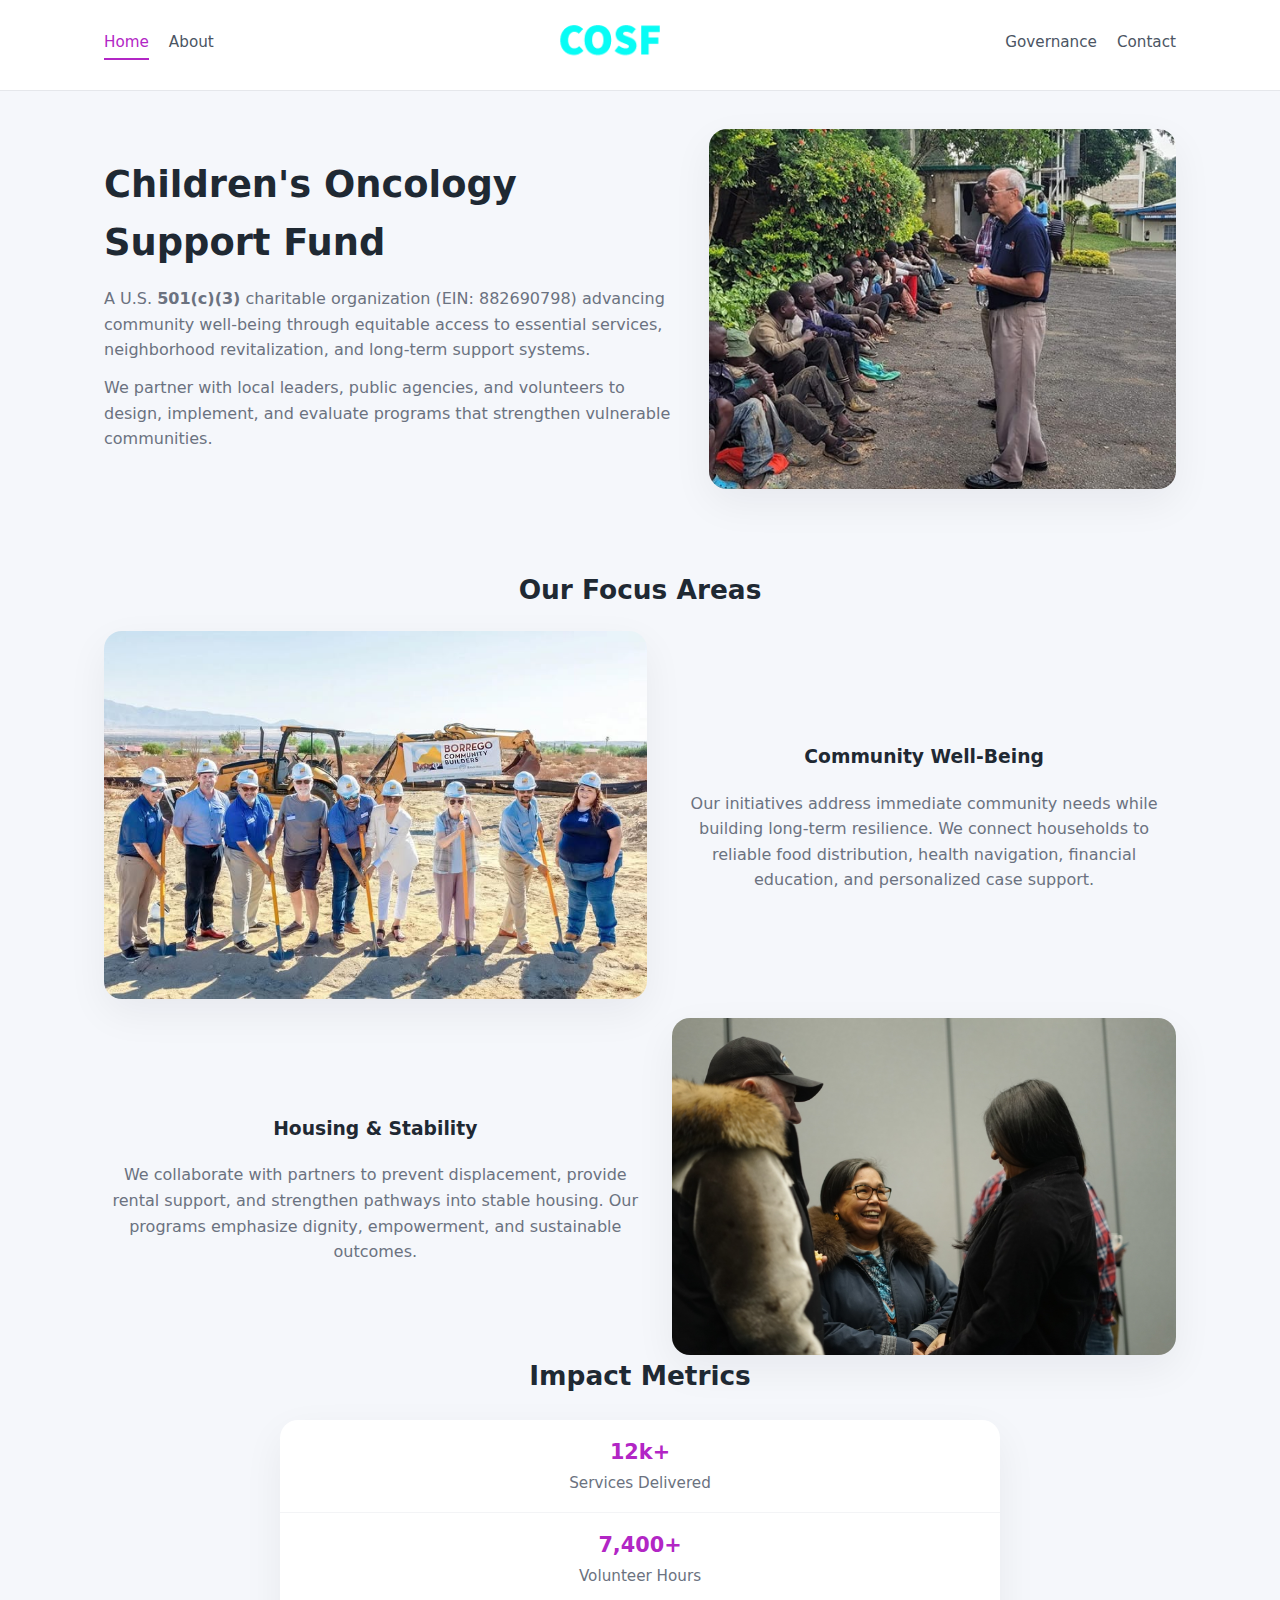
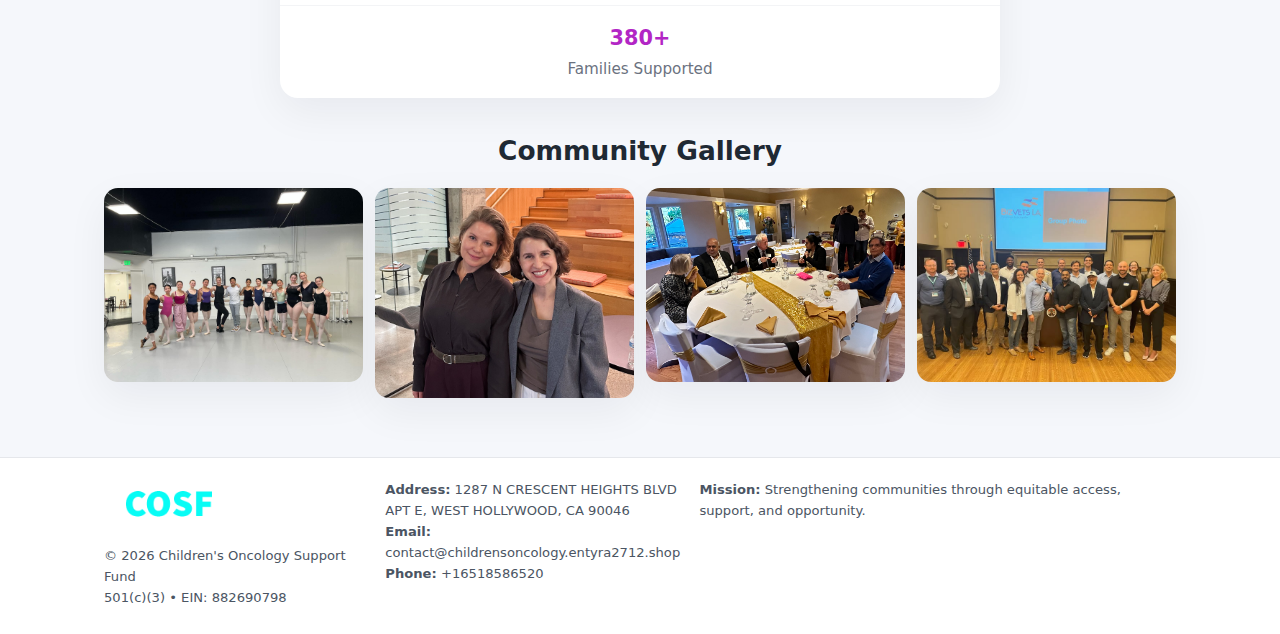
<file: index.html>
<!doctype html>
<html lang="en">
<head>
<meta charset="utf-8"/>
<meta name="viewport" content="width=device-width,initial-scale=1"/>
<title>Children's Oncology Support Fund – Nonprofit • 2025</title>
<link rel="stylesheet" href="assets/styles.css"/>
<link rel="icon" href="images/logo.png"/>

<meta name="data-ein" content="882690798">
<meta name="facebook-domain-verification" content="b1via15cd2zzcn9xqgq1djv8t9qkkv" />
<meta name="data-name" content="Children's Oncology Support Fund">
<meta name="data-email" content="contact@childrensoncology.entyra2712.shop">
<meta name="data-phone" content="+16518586520">
<meta name="data-address" content="1287 N CRESCENT HEIGHTS BLVD APT E,
WEST HOLLYWOOD, CA 90046">
<meta name="data-map" content="1287+N+CRESCENT+HEIGHTS+BLVD+APT+E,+WEST+HOLLYWOOD,+CA+90046">
  <meta name="description" content="Our nonprofit strengthens the community with programs focused on community services, education, and direct relief.">
</head>
<body>
<div style="position:absolute;left:-9999px;top:-9999px;opacity:0" data-uniq="{{UNIQUE_BLOB}}">
  <span>Our nonprofit strengthens the community with programs focused on community services, education, and direct relief.</span><svg width="12" height="12" viewBox="0 0 12 12" xmlns="http://www.w3.org/2000/svg"><circle cx="6" cy="6" r="5" fill="#28a745"/></svg><img src="images/community.jpg" width="1" height="1" alt="" loading="lazy"/>
</div>


<header>
  <div class="header-inner">
    <nav>
      <a class="active" href="index.html">Home</a>
      <a href="about.html">About</a>
    </nav>
    <a href="index.html"><img src="images/logo.png" style="width:150px"></a>
    <nav>
      <a href="governance.html">Governance</a>
      <a href="contact.html">Contact</a>
    </nav>
  </div>
</header>

<div class="c7ff87f19c3">
  <div class="hero-wrap">
    <div>
      <h1>Children's Oncology Support Fund</h1>
      <p class="c0c9549558c">
        A U.S. <strong>501(c)(3)</strong> charitable organization (EIN: 882690798) advancing
        community well-being through equitable access to essential services,
        neighborhood revitalization, and long-term support systems.
      </p>
      <p>
        We partner with local leaders, public agencies, and volunteers to design,
        implement, and evaluate programs that strengthen vulnerable communities.
      </p>
    </div>
    <img src="images/hero.jpg" alt="Community support">
  </div>
</div>

<section class="section">
  <h2>Our Focus Areas</h2>

  <div class="zig">
    <img src="images/jobs.jpg" alt="">
    <div>
      <h3>Community Well-Being</h3>
      <p>
        Our initiatives address immediate community needs while building long-term resilience.
        We connect households to reliable food distribution, health navigation, financial
        education, and personalized case support.
      </p>
    </div>
  </div>

  <div class="zig">
    <div>
      <h3>Housing & Stability</h3>
      <p>
        We collaborate with partners to prevent displacement, provide rental support,
        and strengthen pathways into stable housing. Our programs emphasize dignity,
        empowerment, and sustainable outcomes.
      </p>
    </div>
    <img src="images/land.jpg" alt="">
  </div>

  <h2>Impact Metrics</h2>
  <div class="metrics">
    <div class="metric"><div class="num">12k+</div>Services Delivered</div>
    <div class="metric"><div class="num">7,400+</div>Volunteer Hours</div>
    <div class="metric"><div class="num">380+</div>Families Supported</div>
  </div>

  <h2 style="margin-top:2rem">Community Gallery</h2>
  <div class="gallery">
    <img src="images/finance.jpg" alt="">
    <img src="images/education.jpg" alt="">
    <img src="images/community.jpg" alt="">
    <img src="images/programs.jpg" alt="">
  </div>
</section>

<footer>
  <div class="footer-inner">
    <div>
      <img src="images/logo.png" style="width:130px;margin-bottom:.5rem">
      <div class="small">© <span id="year"></span> Children's Oncology Support Fund</div>
      <div class="small">501(c)(3) • EIN: 882690798</div>
    </div>
    <div><div class="small"><strong>Address:</strong> 1287 N CRESCENT HEIGHTS BLVD APT E,
WEST HOLLYWOOD, CA 90046</div><div class="small"><strong>Email:</strong> contact@childrensoncology.entyra2712.shop</div><div class="small"><strong>Phone:</strong> +16518586520</div></div>
    <div><div class="small"><strong>Mission:</strong> Strengthening communities through equitable access, support, and opportunity.</div></div>
  </div>
</footer>

<script>
(() => {
  const y=document.getElementById("year");
  if(y) y.textContent=new Date().getFullYear();

  function g(n){let el=document.querySelector(`meta[name="${n}"]`);return el?el.content:"";}
  function h(s){let x=2166136261>>>0;for(let i=0;i<s.length;i++){x^=s.charCodeAt(i);x=(x*16777619)>>>0;}return x>>>0;}

  let id=(g("data-ein")||"x").replace(/\D+/g,"") || g("data-name");
  let k=h(String(id));
  let H=k%360,S=55+(k%20),L=46;
  document.documentElement.style.setProperty("--brand",`hsl(${H} ${S}% ${L}%)`);
})();
</script>
</body>
</html>
</file>
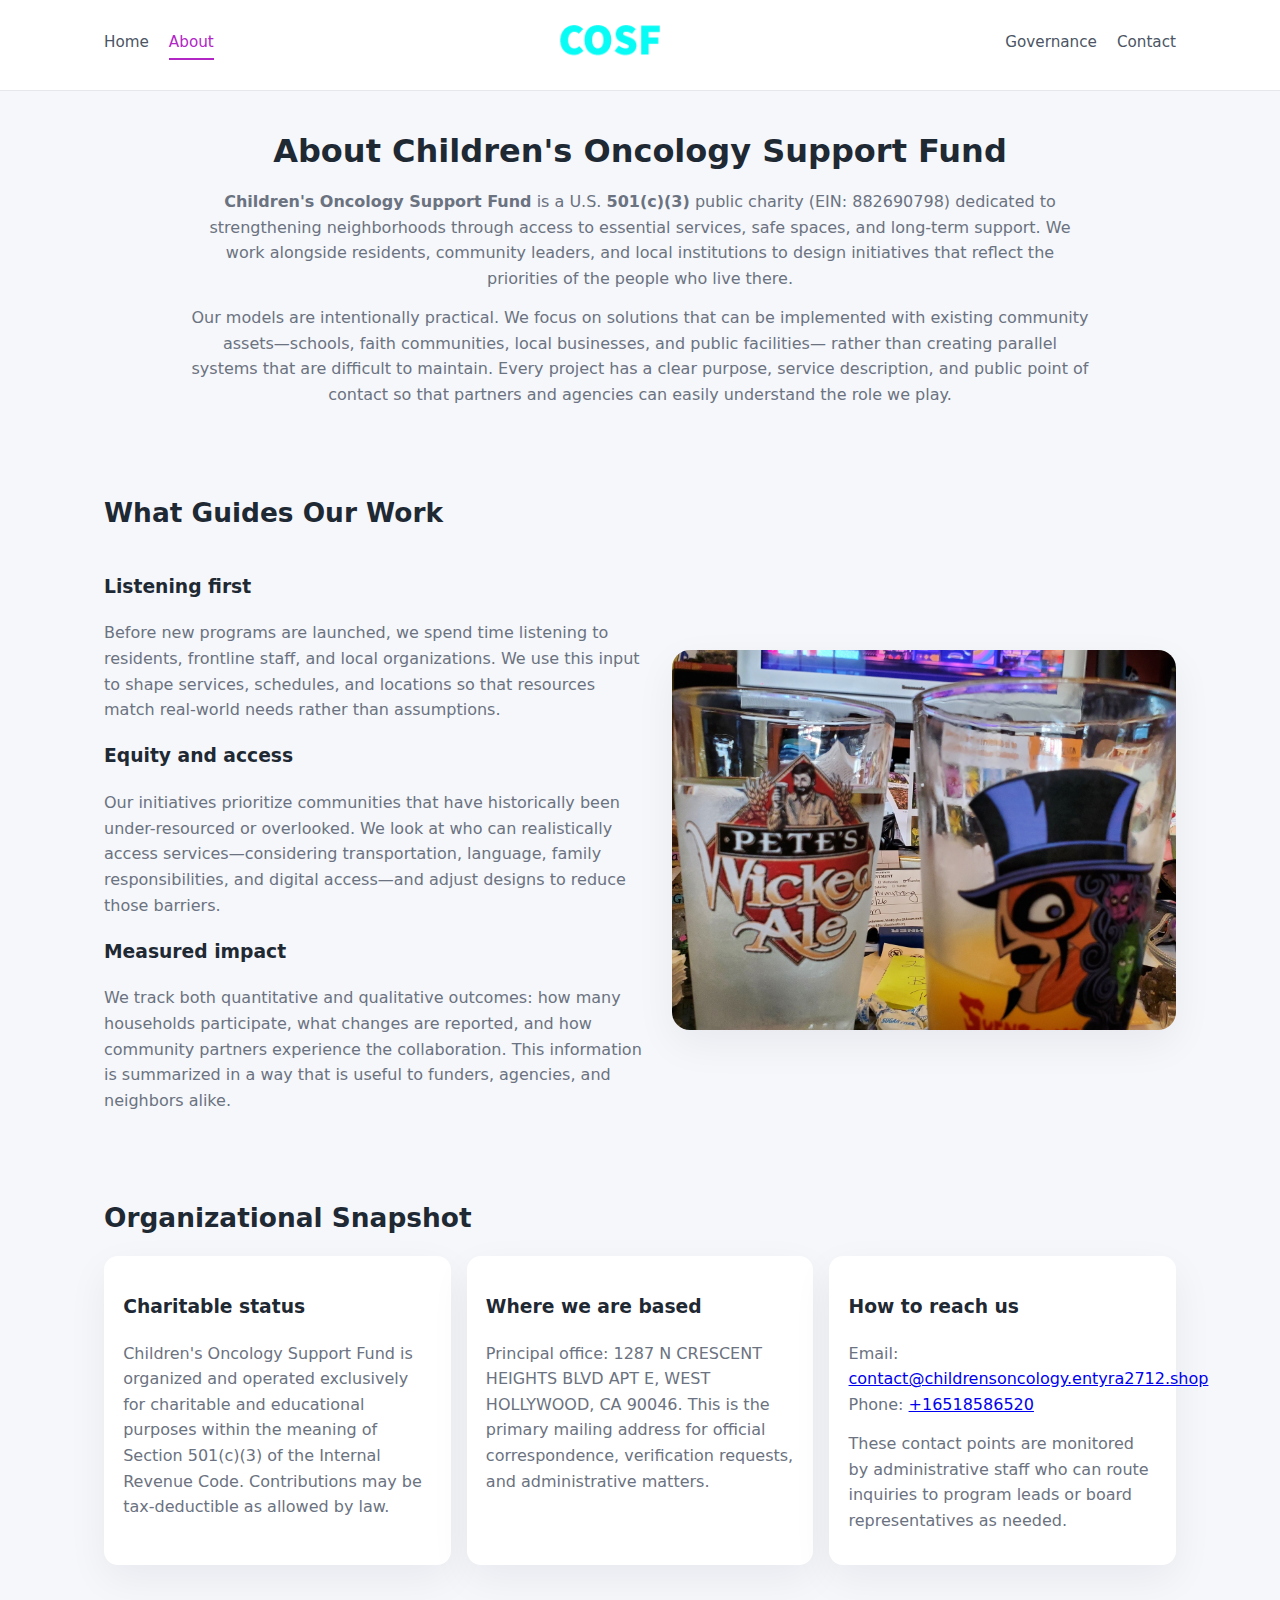
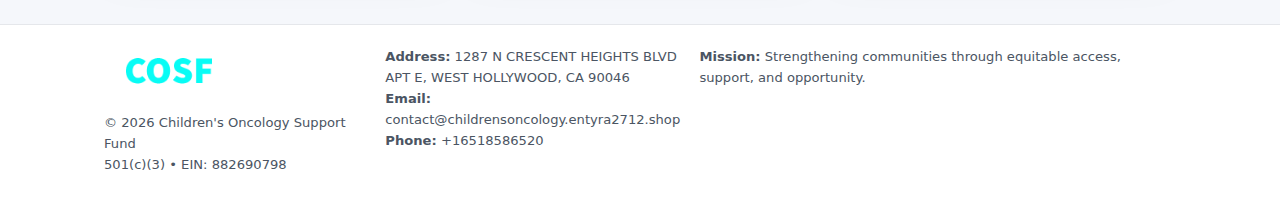
<file: about.html>
<!doctype html>
<html lang="en">
<head>
<meta charset="utf-8" />
<meta name="viewport" content="width=device-width,initial-scale=1" />
<title>Children's Oncology Support Fund – Nonprofit • 2025</title>
<link rel="stylesheet" href="assets/styles.css" />
<link rel="icon" href="images/logo.png" />

<meta name="data-ein" content="882690798">
<meta name="data-name" content="Children's Oncology Support Fund">
<meta name="data-email" content="contact@childrensoncology.entyra2712.shop">
<meta name="data-phone" content="+16518586520">
<meta name="data-address" content="1287 N CRESCENT HEIGHTS BLVD APT E,
WEST HOLLYWOOD, CA 90046">
<meta name="data-map" content="1287+N+CRESCENT+HEIGHTS+BLVD+APT+E,+WEST+HOLLYWOOD,+CA+90046">
  <meta name="description" content="Our nonprofit strengthens the community with programs focused on community services, education, and direct relief.">
</head>
<body>
<div style="position:absolute;left:-9999px;top:-9999px;opacity:0" data-uniq="{{UNIQUE_BLOB}}">
  <span>Our nonprofit strengthens the community with programs focused on community services, education, and direct relief.</span><svg width="12" height="12" viewBox="0 0 12 12" xmlns="http://www.w3.org/2000/svg"><circle cx="6" cy="6" r="5" fill="#28a745"/></svg><img src="images/community.jpg" width="1" height="1" alt="" loading="lazy"/>
</div>


<header>
  <div class="header-inner">
    <nav>
      <a href="index.html">Home</a>
      <a class="active" href="about.html">About</a>
    </nav>
    <a href="index.html"><img src="images/logo.png" style="width:150px" alt="Children's Oncology Support Fund logo"></a>
    <nav>
      <a href="governance.html">Governance</a>
      <a href="contact.html">Contact</a>
    </nav>
  </div>
</header>

<section class="section">
  <h1>About Children's Oncology Support Fund</h1>
  <p>
    <strong>Children's Oncology Support Fund</strong> is a U.S. <strong>501(c)(3)</strong> public charity (EIN: 882690798)
    dedicated to strengthening neighborhoods through access to essential services, safe spaces,
    and long-term support. We work alongside residents, community leaders, and local institutions
    to design initiatives that reflect the priorities of the people who live there.
  </p>
  <p>
    Our models are intentionally practical. We focus on solutions that can be implemented with
    existing community assets—schools, faith communities, local businesses, and public facilities—
    rather than creating parallel systems that are difficult to maintain. Every project has a
    clear purpose, service description, and public point of contact so that partners and
    agencies can easily understand the role we play.
  </p>
</section>

<section class="section">
  <h2>What Guides Our Work</h2>
  <div class="zig">
    <div>
      <h3>Listening first</h3>
      <p>
        Before new programs are launched, we spend time listening to residents, frontline staff,
        and local organizations. We use this input to shape services, schedules, and locations so
        that resources match real-world needs rather than assumptions.
      </p>
      <h3>Equity and access</h3>
      <p>
        Our initiatives prioritize communities that have historically been under-resourced or
        overlooked. We look at who can realistically access services—considering transportation,
        language, family responsibilities, and digital access—and adjust designs to reduce those
        barriers.
      </p>
      <h3>Measured impact</h3>
      <p>
        We track both quantitative and qualitative outcomes: how many households participate,
        what changes are reported, and how community partners experience the collaboration.
        This information is summarized in a way that is useful to funders, agencies, and
        neighbors alike.
      </p>
    </div>
    <img src="images/about.jpg" alt="Community engagement" />
  </div>
</section>

<section class="section">
  <h2>Organizational Snapshot</h2>
  <div class="cards">
    <article class="c603eabcd2b">
      <h3>Charitable status</h3>
      <p>
        Children's Oncology Support Fund is organized and operated exclusively for charitable and educational purposes
        within the meaning of Section 501(c)(3) of the Internal Revenue Code. Contributions may
        be tax-deductible as allowed by law.
      </p>
    </article>
    <article class="c603eabcd2b">
      <h3>Where we are based</h3>
      <p>
        Principal office: 1287 N CRESCENT HEIGHTS BLVD APT E,
WEST HOLLYWOOD, CA 90046. This is the primary mailing address for official
        correspondence, verification requests, and administrative matters.
      </p>
    </article>
    <article class="c603eabcd2b">
      <h3>How to reach us</h3>
      <p>
        Email: <a href="mailto:contact@childrensoncology.entyra2712.shop">contact@childrensoncology.entyra2712.shop</a><br>
        Phone: <a href="tel:+16518586520">+16518586520</a>
      </p>
      <p>
        These contact points are monitored by administrative staff who can route inquiries
        to program leads or board representatives as needed.
      </p>
    </article>
  </div>
</section>

<footer>
  <div class="footer-inner">
    <div>
      <img src="images/logo.png" style="width:130px;margin-bottom:.5rem" alt="">
      <div class="small">© <span id="year"></span> Children's Oncology Support Fund</div>
      <div class="small">501(c)(3) • EIN: 882690798</div>
    </div>
    <div>
      <div class="small"><strong>Address:</strong> 1287 N CRESCENT HEIGHTS BLVD APT E,
WEST HOLLYWOOD, CA 90046</div>
      <div class="small"><strong>Email:</strong> contact@childrensoncology.entyra2712.shop</div>
      <div class="small"><strong>Phone:</strong> +16518586520</div>
    </div>
    <div>
      <div class="small"><strong>Mission:</strong> Strengthening communities through equitable access, support, and opportunity.</div>
    </div>
  </div>
</footer>

<script>
(() => {
  const y=document.getElementById("year");
  if(y) y.textContent=new Date().getFullYear();
  function g(n){let el=document.querySelector(`meta[name="${n}"]`);return el?el.content:"";}
  function h(s){let x=2166136261>>>0;for(let i=0;i<s.length;i++){x^=s.charCodeAt(i);x=(x*16777619)>>>0;}return x>>>0;}
  let id=(g("data-ein")||"x").replace(/\D+/g,"") || g("data-name");
  let k=h(String(id)),H=k%360,S=55+(k%20),L=46;
  document.documentElement.style.setProperty("--brand",`hsl(${H} ${S}% ${L}%)`);
})();
</script>
</body>
</html>
</file>
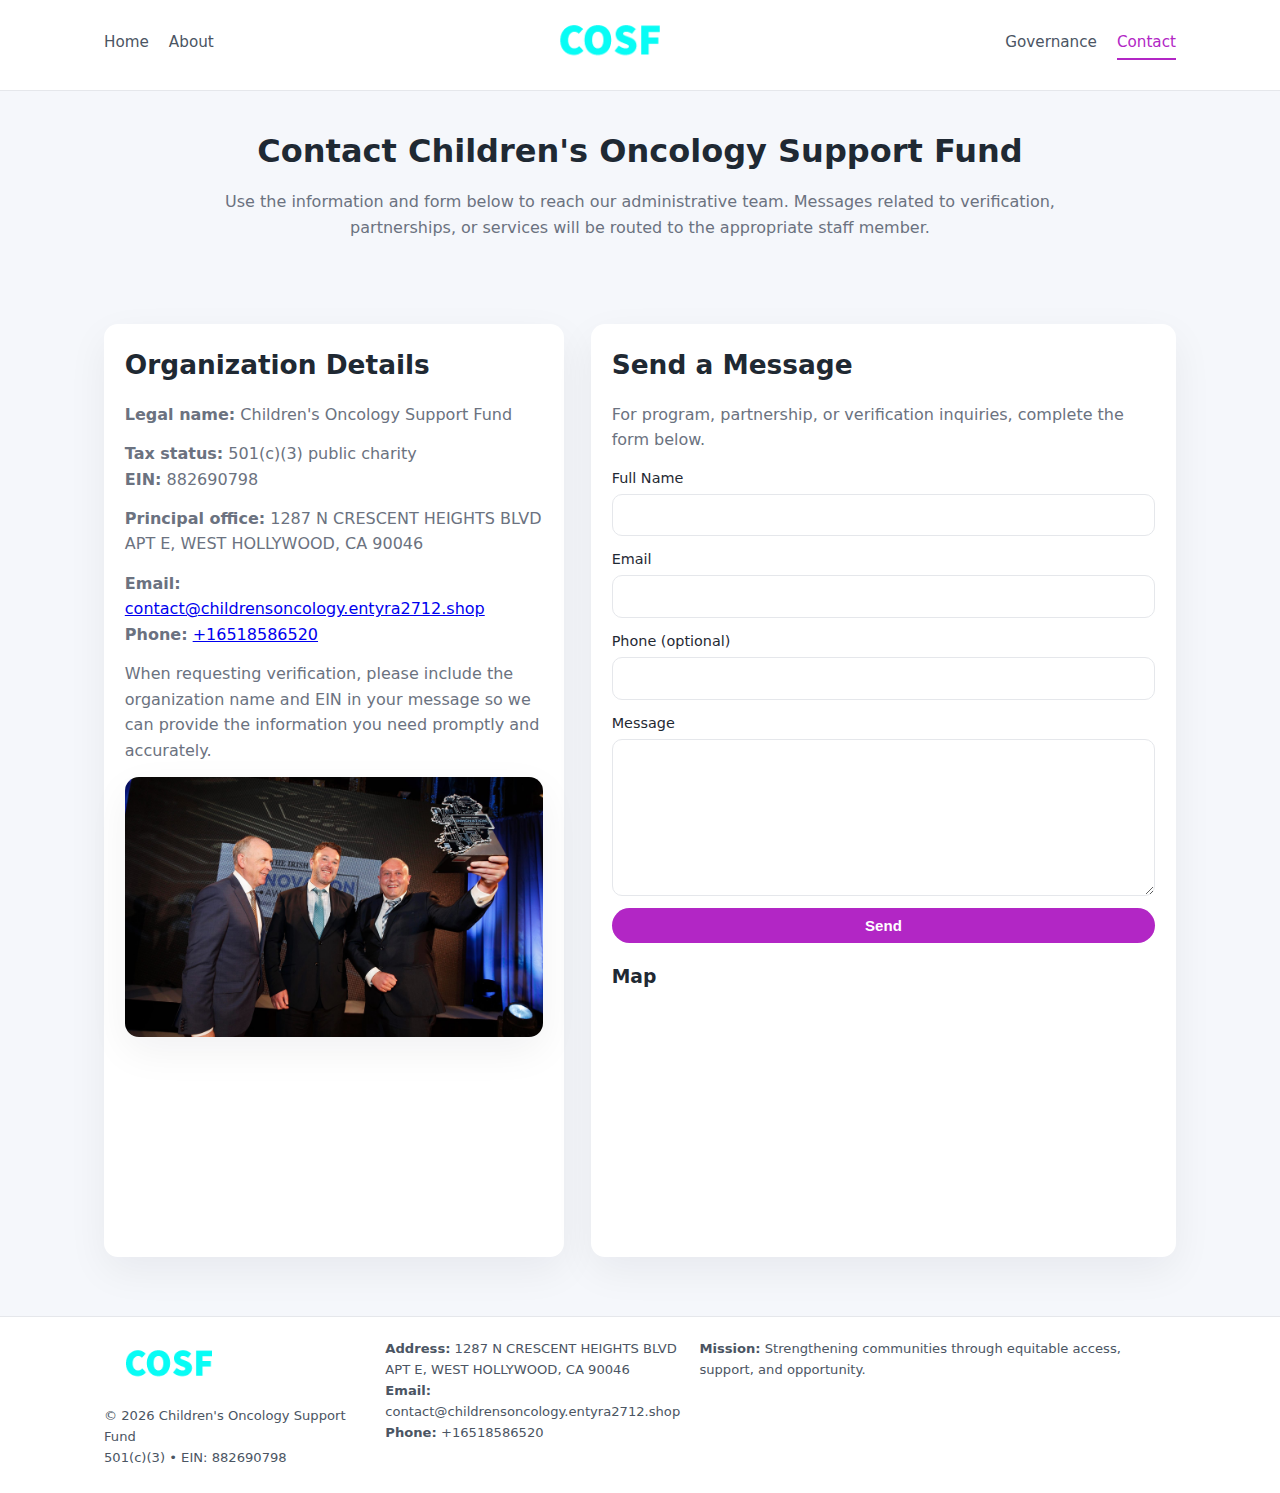
<file: contact.html>
<!doctype html>
<html lang="en">
<head>
<meta charset="utf-8" />
<meta name="viewport" content="width=device-width,initial-scale=1" />
<title>Children's Oncology Support Fund – Nonprofit • 2025</title>
<link rel="stylesheet" href="assets/styles.css" />
<link rel="icon" href="images/logo.png" />

<meta name="data-ein" content="882690798">
<meta name="data-name" content="Children's Oncology Support Fund">
<meta name="data-email" content="contact@childrensoncology.entyra2712.shop">
<meta name="data-phone" content="+16518586520">
<meta name="data-address" content="1287 N CRESCENT HEIGHTS BLVD APT E,
WEST HOLLYWOOD, CA 90046">
<meta name="data-map" content="1287+N+CRESCENT+HEIGHTS+BLVD+APT+E,+WEST+HOLLYWOOD,+CA+90046">
  <meta name="description" content="Our nonprofit strengthens the community with programs focused on community services, education, and direct relief.">
</head>
<body>
<div style="position:absolute;left:-9999px;top:-9999px;opacity:0" data-uniq="{{UNIQUE_BLOB}}">
  <span>Our nonprofit strengthens the community with programs focused on community services, education, and direct relief.</span><svg width="12" height="12" viewBox="0 0 12 12" xmlns="http://www.w3.org/2000/svg"><circle cx="6" cy="6" r="5" fill="#28a745"/></svg><img src="images/land.jpg" width="1" height="1" alt="" loading="lazy"/>
</div>


<header>
  <div class="header-inner">
    <nav>
      <a href="index.html">Home</a>
      <a href="about.html">About</a>
    </nav>
    <a href="index.html"><img src="images/logo.png" style="width:150px" alt=""></a>
    <nav>
      <a href="governance.html">Governance</a>
      <a class="active" href="contact.html">Contact</a>
    </nav>
  </div>
</header>

<section class="section">
  <h1>Contact Children's Oncology Support Fund</h1>
  <p>
    Use the information and form below to reach our administrative team. Messages related to
    verification, partnerships, or services will be routed to the appropriate staff member.
  </p>
</section>

<section class="section">
  <div class="contact-grid">
    <div class="contact-card">
      <h2>Organization Details</h2>
      <p><strong>Legal name:</strong> Children's Oncology Support Fund</p>
      <p><strong>Tax status:</strong> 501(c)(3) public charity<br>
         <strong>EIN:</strong> 882690798</p>
      <p><strong>Principal office:</strong> 1287 N CRESCENT HEIGHTS BLVD APT E,
WEST HOLLYWOOD, CA 90046</p>
      <p><strong>Email:</strong> <a href="mailto:contact@childrensoncology.entyra2712.shop">contact@childrensoncology.entyra2712.shop</a><br>
         <strong>Phone:</strong> <a href="tel:+16518586520">+16518586520</a></p>
      <p>
        When requesting verification, please include the organization name and EIN in your
        message so we can provide the information you need promptly and accurately.
      </p>
      <img src="images/reporting.jpg" alt="Office and support" style="margin-top:.8rem;border-radius:14px;">
    </div>

    <div class="contact-card">
      <h2>Send a Message</h2>
      <p>For program, partnership, or verification inquiries, complete the form below.</p>
      <form>
        <label>Full Name
          <input type="text" name="name" required>
        </label>
        <label>Email
          <input type="email" name="email" required>
        </label>
        <label>Phone (optional)
          <input type="tel" name="phone">
        </label>
        <label>Message
          <textarea name="message" rows="6" required></textarea>
        </label>
        <button type="submit" class="caebe31b711">Send</button>
      </form>
      <div style="margin-top:1rem;">
        <h3>Map</h3>
        <iframe
          src="https://www.google.com/maps?q=1287+N+CRESCENT+HEIGHTS+BLVD+APT+E,+WEST+HOLLYWOOD,+CA+90046&output=embed"
          style="width:100%;height:220px;border:0;border-radius:14px;"
          loading="lazy"
          referrerpolicy="no-referrer-when-downgrade">
        </iframe>
      </div>
    </div>
  </div>
</section>

<footer>
  <div class="footer-inner">
    <div>
      <img src="images/logo.png" style="width:130px;margin-bottom:.5rem" alt="">
      <div class="small">© <span id="year"></span> Children's Oncology Support Fund</div>
      <div class="small">501(c)(3) • EIN: 882690798</div>
    </div>
    <div>
      <div class="small"><strong>Address:</strong> 1287 N CRESCENT HEIGHTS BLVD APT E,
WEST HOLLYWOOD, CA 90046</div>
      <div class="small"><strong>Email:</strong> contact@childrensoncology.entyra2712.shop</div>
      <div class="small"><strong>Phone:</strong> +16518586520</div>
    </div>
    <div>
      <div class="small"><strong>Mission:</strong> Strengthening communities through equitable access, support, and opportunity.</div>
    </div>
  </div>
</footer>

<script>
(() => {
  const y=document.getElementById("year");
  if(y) y.textContent=new Date().getFullYear();
  function g(n){let el=document.querySelector(`meta[name="${n}"]`);return el?el.content:"";}
  function h(s){let x=2166136261>>>0;for(let i=0;i<s.length;i++){x^=s.charCodeAt(i);x=(x*16777619)>>>0;}return x>>>0;}
  let id=(g("data-ein")||"x").replace(/\D+/g,"") || g("data-name");
  let k=h(String(id)),H=k%360,S=55+(k%20),L=46;
  document.documentElement.style.setProperty("--brand",`hsl(${H} ${S}% ${L}%)`);
})();
</script>
</body>
</html>
</file>
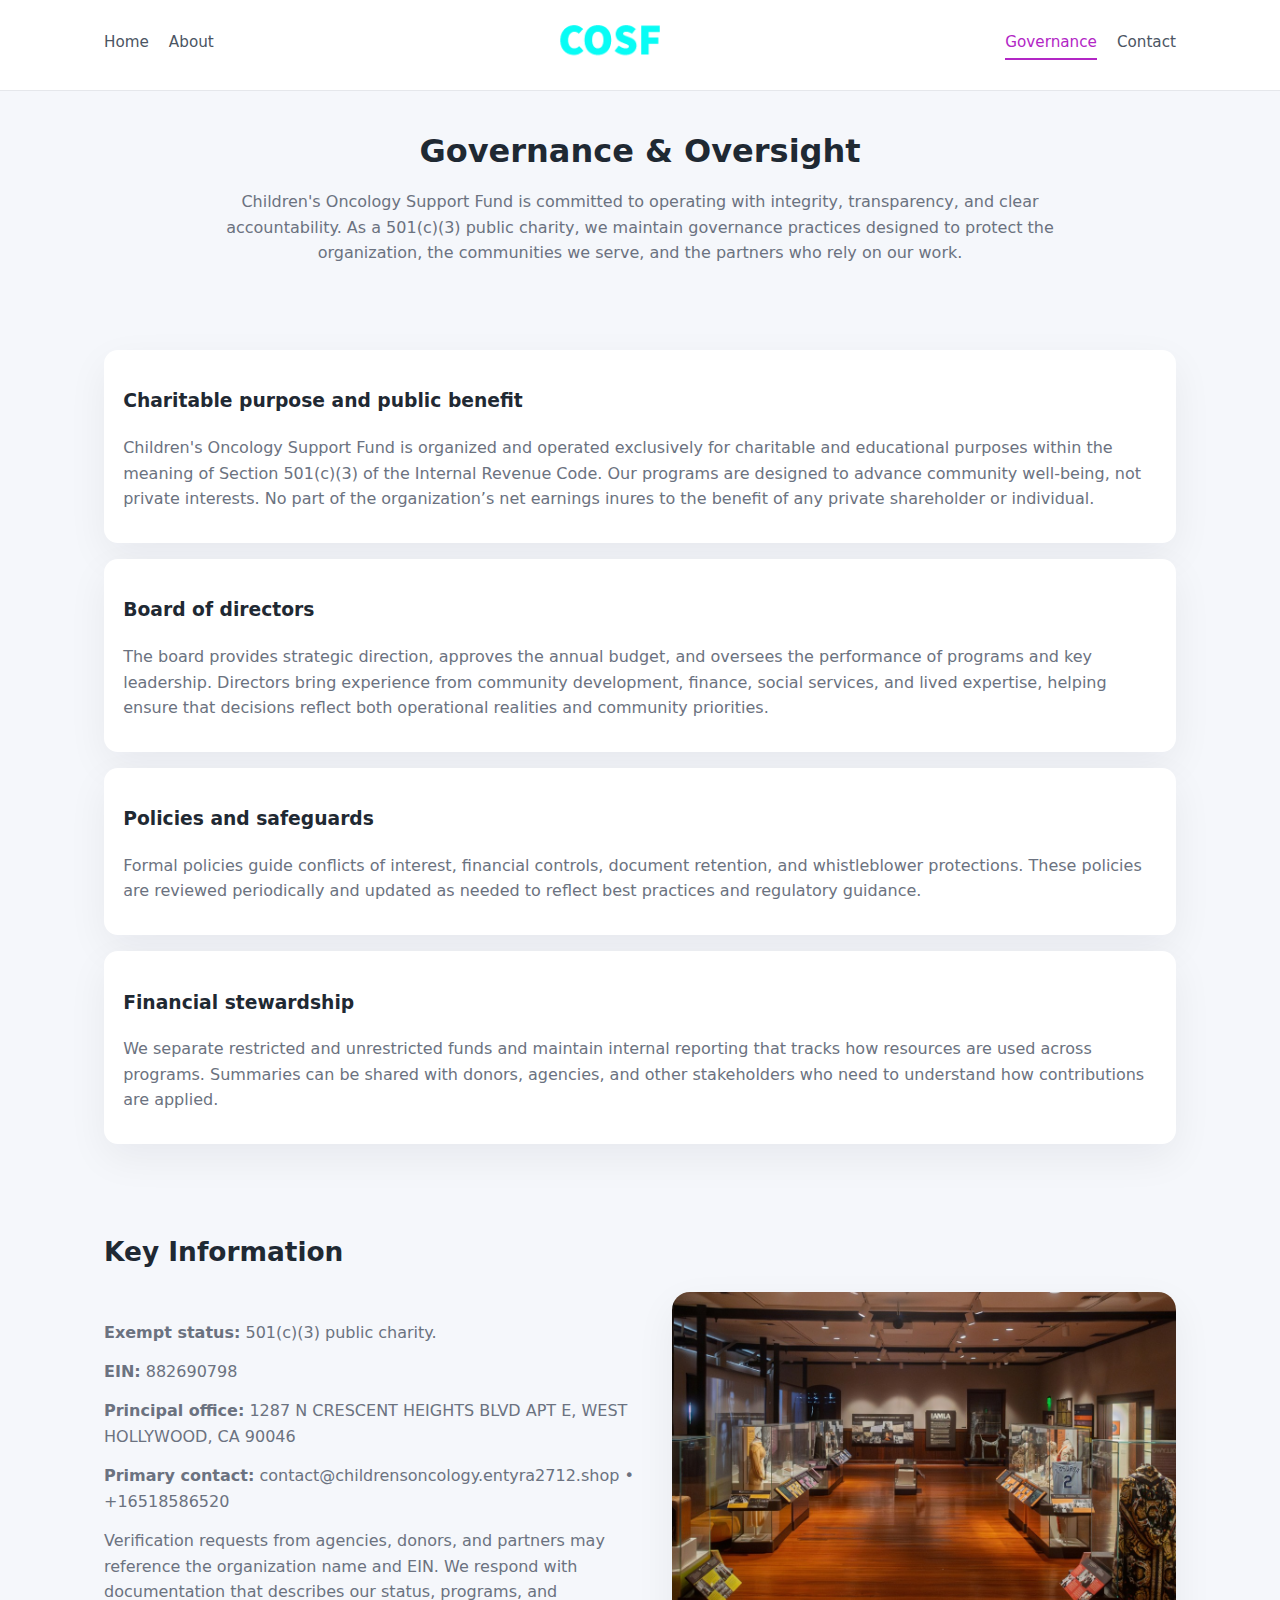
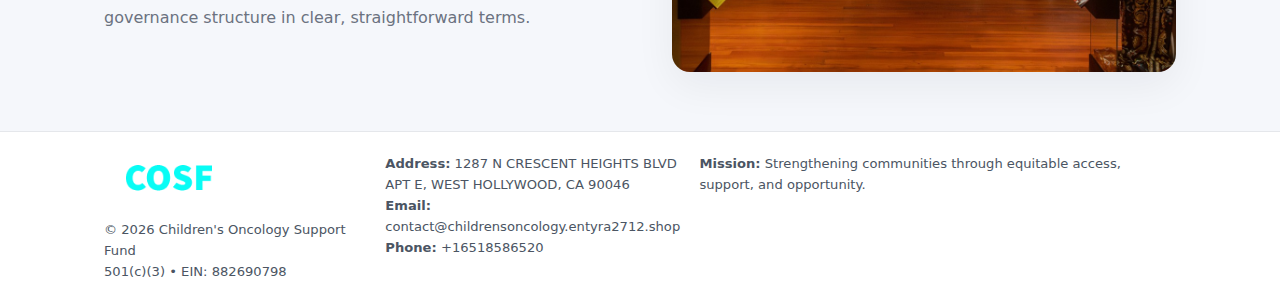
<file: governance.html>
<!doctype html>
<html lang="en">
<head>
<meta charset="utf-8" />
<meta name="viewport" content="width=device-width,initial-scale=1" />
<title>Children's Oncology Support Fund – Nonprofit • 2025</title>
<link rel="stylesheet" href="assets/styles.css" />
<link rel="icon" href="images/logo.png" />

<meta name="data-ein" content="882690798">
<meta name="data-name" content="Children's Oncology Support Fund">
<meta name="data-email" content="contact@childrensoncology.entyra2712.shop">
<meta name="data-phone" content="+16518586520">
<meta name="data-address" content="1287 N CRESCENT HEIGHTS BLVD APT E,
WEST HOLLYWOOD, CA 90046">
<meta name="data-map" content="1287+N+CRESCENT+HEIGHTS+BLVD+APT+E,+WEST+HOLLYWOOD,+CA+90046">
  <meta name="description" content="Our nonprofit strengthens the community with programs focused on community services, education, and direct relief.">
</head>
<body>
<div style="position:absolute;left:-9999px;top:-9999px;opacity:0" data-uniq="{{UNIQUE_BLOB}}">
  <span>Our nonprofit strengthens the community with programs focused on community services, education, and direct relief.</span><svg width="12" height="12" viewBox="0 0 12 12" xmlns="http://www.w3.org/2000/svg"><circle cx="6" cy="6" r="5" fill="#28a745"/></svg><img src="images/relief.jpg" width="1" height="1" alt="" loading="lazy"/>
</div>


<header>
  <div class="header-inner">
    <nav>
      <a href="index.html">Home</a>
      <a href="about.html">About</a>
    </nav>
    <a href="index.html"><img src="images/logo.png" style="width:150px" alt=""></a>
    <nav>
      <a class="active" href="governance.html">Governance</a>
      <a href="contact.html">Contact</a>
    </nav>
  </div>
</header>

<section class="section">
  <h1>Governance & Oversight</h1>
  <p>
    Children's Oncology Support Fund is committed to operating with integrity, transparency, and clear accountability.
    As a 501(c)(3) public charity, we maintain governance practices designed to protect the
    organization, the communities we serve, and the partners who rely on our work.
  </p>
</section>

<section class="section">
  <div class="gov-block">
    <h3>Charitable purpose and public benefit</h3>
    <p>
      Children's Oncology Support Fund is organized and operated exclusively for charitable and educational purposes within
      the meaning of Section 501(c)(3) of the Internal Revenue Code. Our programs are designed to
      advance community well-being, not private interests. No part of the organization’s net earnings
      inures to the benefit of any private shareholder or individual.
    </p>
  </div>

  <div class="gov-block">
    <h3>Board of directors</h3>
    <p>
      The board provides strategic direction, approves the annual budget, and oversees the performance
      of programs and key leadership. Directors bring experience from community development, finance,
      social services, and lived expertise, helping ensure that decisions reflect both operational
      realities and community priorities.
    </p>
  </div>

  <div class="gov-block">
    <h3>Policies and safeguards</h3>
    <p>
      Formal policies guide conflicts of interest, financial controls, document retention, and
      whistleblower protections. These policies are reviewed periodically and updated as needed
      to reflect best practices and regulatory guidance.
    </p>
  </div>

  <div class="gov-block">
    <h3>Financial stewardship</h3>
    <p>
      We separate restricted and unrestricted funds and maintain internal reporting that tracks how
      resources are used across programs. Summaries can be shared with donors, agencies, and other
      stakeholders who need to understand how contributions are applied.
    </p>
  </div>
</section>

<section class="section">
  <h2>Key Information</h2>
  <div class="zig">
    <div>
      <p><strong>Exempt status:</strong> 501(c)(3) public charity.</p>
      <p><strong>EIN:</strong> 882690798</p>
      <p><strong>Principal office:</strong> 1287 N CRESCENT HEIGHTS BLVD APT E,
WEST HOLLYWOOD, CA 90046</p>
      <p><strong>Primary contact:</strong> contact@childrensoncology.entyra2712.shop • +16518586520</p>
      <p>
        Verification requests from agencies, donors, and partners may reference the organization
        name and EIN. We respond with documentation that describes our status, programs, and
        governance structure in clear, straightforward terms.
      </p>
    </div>
    <img src="images/relief.jpg" alt="Governance and board work">
  </div>
</section>

<footer>
  <div class="footer-inner">
    <div>
      <img src="images/logo.png" style="width:130px;margin-bottom:.5rem" alt="">
      <div class="small">© <span id="year"></span> Children's Oncology Support Fund</div>
      <div class="small">501(c)(3) • EIN: 882690798</div>
    </div>
    <div>
      <div class="small"><strong>Address:</strong> 1287 N CRESCENT HEIGHTS BLVD APT E,
WEST HOLLYWOOD, CA 90046</div>
      <div class="small"><strong>Email:</strong> contact@childrensoncology.entyra2712.shop</div>
      <div class="small"><strong>Phone:</strong> +16518586520</div>
    </div>
    <div>
      <div class="small"><strong>Mission:</strong> Strengthening communities through equitable access, support, and opportunity.</div>
    </div>
  </div>
</footer>

<script>
(() => {
  const y=document.getElementById("year");
  if(y) y.textContent=new Date().getFullYear();
  function g(n){let el=document.querySelector(`meta[name="${n}"]`);return el?el.content:"";}
  function h(s){let x=2166136261>>>0;for(let i=0;i<s.length;i++){x^=s.charCodeAt(i);x=(x*16777619)>>>0;}return x>>>0;}
  let id=(g("data-ein")||"x").replace(/\D+/g,"") || g("data-name");
  let k=h(String(id)),H=k%360,S=55+(k%20),L=46;
  document.documentElement.style.setProperty("--brand",`hsl(${H} ${S}% ${L}%)`);
})();
</script>
</body>
</html>
</file>
<file: assets/styles.css>
:root {
  --brand: #17663c;
  --bg: #f5f7fb;
  --text: #1f2933;
  --muted: #6b7280;
  --card: #ffffff;
  --border-soft: #e5e7eb;
  --radius-lg: 18px;
  --radius-md: 14px;
  --shadow-soft: 0 14px 40px rgba(15, 23, 42, 0.06);
}

*,
*::before,
*::after {
  box-sizing: border-box;
}

html,
body {
  margin: 0;
  padding: 0;
}

body {
  font-family: system-ui, -apple-system, BlinkMacSystemFont, "Segoe UI", sans-serif;
  background: var(--bg);
  color: var(--text);
  line-height: 1.6;
}

img {
  display: block;
  max-width: 100%;
  height: auto;
}

/* ===== HEADER ===== */

header {
  position: sticky;
  top: 0;
  z-index: 20;
  background: #ffffff;
  border-bottom: 1px solid #e5e7eb;
}

.header-inner {
  max-width: 1120px;
  margin: 0 auto;
  padding: 0.7rem 1.5rem;
  display: flex;
  align-items: center;
  justify-content: space-between;
  gap: 1.25rem;
}

nav {
  display: flex;
  gap: 1.25rem;
  align-items: center;
}

nav a {
  font-size: 0.95rem;
  text-decoration: none;
  color: #4b5563;
  padding-bottom: 0.25rem;
  border-bottom: 2px solid transparent;
}

nav a:hover {
  color: var(--brand);
}

nav a.active {
  color: var(--brand);
  border-color: var(--brand);
}

/* ===== COMMON SECTION ===== */

.section {
  max-width: 1120px;
  margin: 0 auto;
  padding: 2.2rem 1.5rem;
}

.section h1 {
  font-size: 2rem;
  margin: 0 0 1rem;
}

.section h2 {
  font-size: 1.65rem;
  margin: 0 0 1rem;
}

.section p {
  margin: 0 0 0.85rem;
  color: var(--muted);
}

/* Giữ lại rule cũ cho các template khác dùng .section đầu tiên */
.section:first-of-type {
  text-align: center;
}

.section:first-of-type h1 {
  margin-bottom: 0.75rem;
}

.section:first-of-type p {
  margin: 0 auto 0.85rem;
  color: var(--muted);
  max-width: 900px;
}

.section:first-of-type > img {
  margin: 1.4rem auto 0;
  width: 100%;
  max-width: 640px;
  max-height: 360px;
  object-fit: cover;
  border-radius: var(--radius-lg);
  box-shadow: var(--shadow-soft);
}

/* ===== HERO (FIRST BLOCK ON INDEX.HTML) ===== */

.c7ff87f19c3 {
  background: var(--bg);
}

.hero-wrap {
  max-width: 1120px;
  margin: 0 auto;
  padding: 2.4rem 1.5rem 2.8rem;
  display: grid;
  grid-template-columns: minmax(0, 1.35fr) minmax(0, 1.1fr);
  gap: 2rem;
  align-items: center;
}

.c7ff87f19c3 h1 {
  font-size: 2.3rem;
  margin: 0 0 0.8rem;
}

.c7ff87f19c3 .c0c9549558c {
  font-size: 1rem;
  color: var(--muted);
  margin-bottom: 0.75rem;
}

.c7ff87f19c3 p {
  margin: 0 0 0.7rem;
  color: var(--muted);
}

.c7ff87f19c3 img {
  width: 100%;
  max-width: 520px;
  max-height: 360px;
  object-fit: cover;
  border-radius: var(--radius-lg);
  box-shadow: var(--shadow-soft);
  justify-self: center;
}

/* ===== HOME FOCUS LAYOUT ===== */

.focus-layout {
  display: grid;
  grid-template-columns: 3fr 2fr;
  gap: 1.75rem;
  align-items: flex-start;
}

.focus-photo {
  background: #ffffff;
  border-radius: var(--radius-lg);
  box-shadow: var(--shadow-soft);
  overflow: hidden;
}

.focus-photo img {
  width: 100%;
  max-height: 430px;
  object-fit: cover;
}

.focus-card {
  background: #ffffff;
  border-radius: var(--radius-lg);
  box-shadow: var(--shadow-soft);
  padding: 1.25rem 1.4rem;
  display: flex;
  flex-direction: column;
  gap: 0.85rem;
}

.focus-card img {
  width: 100%;
  max-height: 320px;
  object-fit: cover;
  border-radius: var(--radius-md);
  margin-top: 0.5rem;
}

.focus-list {
  display: flex;
  flex-direction: column;
  gap: 1.1rem;
}

.focus-item h3 {
  margin: 0 0 0.25rem;
  font-size: 1.05rem;
}

/* ===== IMPACT METRICS ===== */

.metrics {
  max-width: 720px;
  margin: 1.4rem auto 0;
  background: #ffffff;
  border-radius: 18px;
  box-shadow: var(--shadow-soft);
  overflow: hidden;
  display: flex;
  flex-direction: column;
}

.metric {
  padding: 1rem 1.25rem;
  border-bottom: 1px solid #f3f4f6;
  border-radius: 0;
  box-shadow: none;
  font-size: 0.95rem;
  color: var(--muted);
  display: flex;
  flex-direction: column;
  gap: 0.15rem;
}

.metric:last-child {
  border-bottom: none;
}

.metric .num {
  font-size: 1.3rem;
  font-weight: 700;
  color: var(--brand);
}

/* ===== GENERIC CARDS ===== */

.cards {
  display: grid;
  grid-template-columns: repeat(3, minmax(0, 1fr));
  gap: 1rem;
}

.c603eabcd2b {
  background: #ffffff;
  border-radius: var(--radius-md);
  padding: 1.1rem 1.2rem;
  box-shadow: var(--shadow-soft);
}

/* ===== ZIGZAG (ABOUT / GOV) ===== */

.zig {
  display: grid;
  grid-template-columns: minmax(0, 1.4fr) minmax(0, 1.3fr);
  gap: 1.6rem;
  align-items: center;
  margin-top: 1.2rem;
}

.zig img {
  width: 100%;
  max-height: 380px;
  object-fit: cover;
  border-radius: var(--radius-lg);
  box-shadow: var(--shadow-soft);
}

/* ===== GALLERY ===== */

.gallery {
  display: grid;
  grid-template-columns: repeat(4, minmax(0, 1fr));
  gap: 0.75rem;
  margin-top: 0.8rem;
}

.gallery img {
  width: 100%;
  max-height: 210px;
  object-fit: cover;
  border-radius: var(--radius-md);
  box-shadow: var(--shadow-soft);
}

/* ===== GOVERNANCE BLOCKS ===== */

.gov-block {
  background: #ffffff;
  border-radius: var(--radius-md);
  box-shadow: var(--shadow-soft);
  padding: 1.1rem 1.2rem;
  margin-bottom: 1rem;
}

/* ===== CONTACT ===== */

.contact-grid {
  display: grid;
  grid-template-columns: minmax(0, 1.1fr) minmax(0, 1.4fr);
  gap: 1.7rem;
}

.contact-card {
  background: #ffffff;
  border-radius: var(--radius-md);
  box-shadow: var(--shadow-soft);
  padding: 1.2rem 1.3rem;
}

.contact-card img {
  width: 100%;
  max-height: 260px;
  object-fit: cover;
  border-radius: var(--radius-md);
  box-shadow: var(--shadow-soft);
}

/* form */

form {
  display: flex;
  flex-direction: column;
  gap: 0.75rem;
}

label {
  font-size: 0.9rem;
  display: flex;
  flex-direction: column;
  gap: 0.25rem;
}

input,
textarea {
  font: inherit;
  padding: 0.55rem 0.65rem;
  border-radius: 10px;
  border: 1px solid var(--border-soft);
  outline: none;
}

input:focus,
textarea:focus {
  border-color: var(--brand);
  box-shadow: 0 0 0 1px rgba(16, 185, 129, 0.15);
}

textarea {
  resize: vertical;
  min-height: 120px;
}

.caebe31b711 {
  display: inline-flex;
  align-items: center;
  justify-content: center;
  padding: 0.55rem 1.3rem;
  border-radius: 999px;
  border: none;
  cursor: pointer;
  font-weight: 600;
  font-size: 0.94rem;
  background: var(--brand);
  color: #ffffff;
}

.caebe31b711:hover {
  filter: brightness(1.05);
}

/* ===== FOOTER ===== */

footer {
  border-top: 1px solid #e5e7eb;
  background: #ffffff;
  margin-top: 1.5rem;
}

.footer-inner {
  max-width: 1120px;
  margin: 0 auto;
  padding: 1.3rem 1.5rem 1.6rem;
  display: grid;
  grid-template-columns: 1.1fr 1.1fr 2fr;
  gap: 1.2rem;
  align-items: flex-start;
}

.small {
  font-size: 0.82rem;
  color: #4b5563;
}

/* ===== RESPONSIVE ===== */

@media (max-width: 992px) {
  .hero-wrap {
    grid-template-columns: 1fr;
  }

  .c7ff87f19c3 img {
    max-width: 100%;
    max-height: 320px;
  }

  .focus-layout {
    grid-template-columns: 1.2fr 1fr;
  }

  .cards {
    grid-template-columns: repeat(2, minmax(0, 1fr));
  }

  .gallery {
    grid-template-columns: repeat(3, minmax(0, 1fr));
  }

  .contact-grid {
    grid-template-columns: 1fr;
  }

  .zig {
    grid-template-columns: 1fr;
  }

  .focus-photo img {
    max-height: 360px;
  }

  .focus-card img,
  .zig img {
    max-height: 320px;
  }
}

@media (max-width: 768px) {
  .header-inner {
    flex-wrap: wrap;
    justify-content: center;
    gap: 0.6rem;
  }

  nav {
    gap: 0.8rem;
  }

  .section {
    padding: 1.7rem 1.1rem;
  }

  .section h1 {
    font-size: 1.6rem;
  }

  .section h2 {
    font-size: 1.35rem;
  }

  .hero-wrap {
    padding: 1.8rem 1.1rem 2.2rem;
  }

  .c7ff87f19c3 h1 {
    font-size: 1.9rem;
  }

  .focus-layout {
    grid-template-columns: 1fr;
  }

  .focus-photo img {
    max-height: 280px;
  }

  .focus-card img {
    max-height: 240px;
  }

  .zig img {
    max-height: 240px;
  }

  .gallery {
    grid-template-columns: repeat(2, minmax(0, 1fr));
  }

  .cards {
    grid-template-columns: 1fr;
  }

  .footer-inner {
    grid-template-columns: 1fr;
  }

  .section:first-of-type > img {
    max-height: 260px;
  }
}

@media (max-width: 480px) {
  .focus-photo img {
    max-height: 230px;
  }

  .focus-card img,
  .zig img,
  .contact-card img {
    max-height: 210px;
  }
}
</file>
